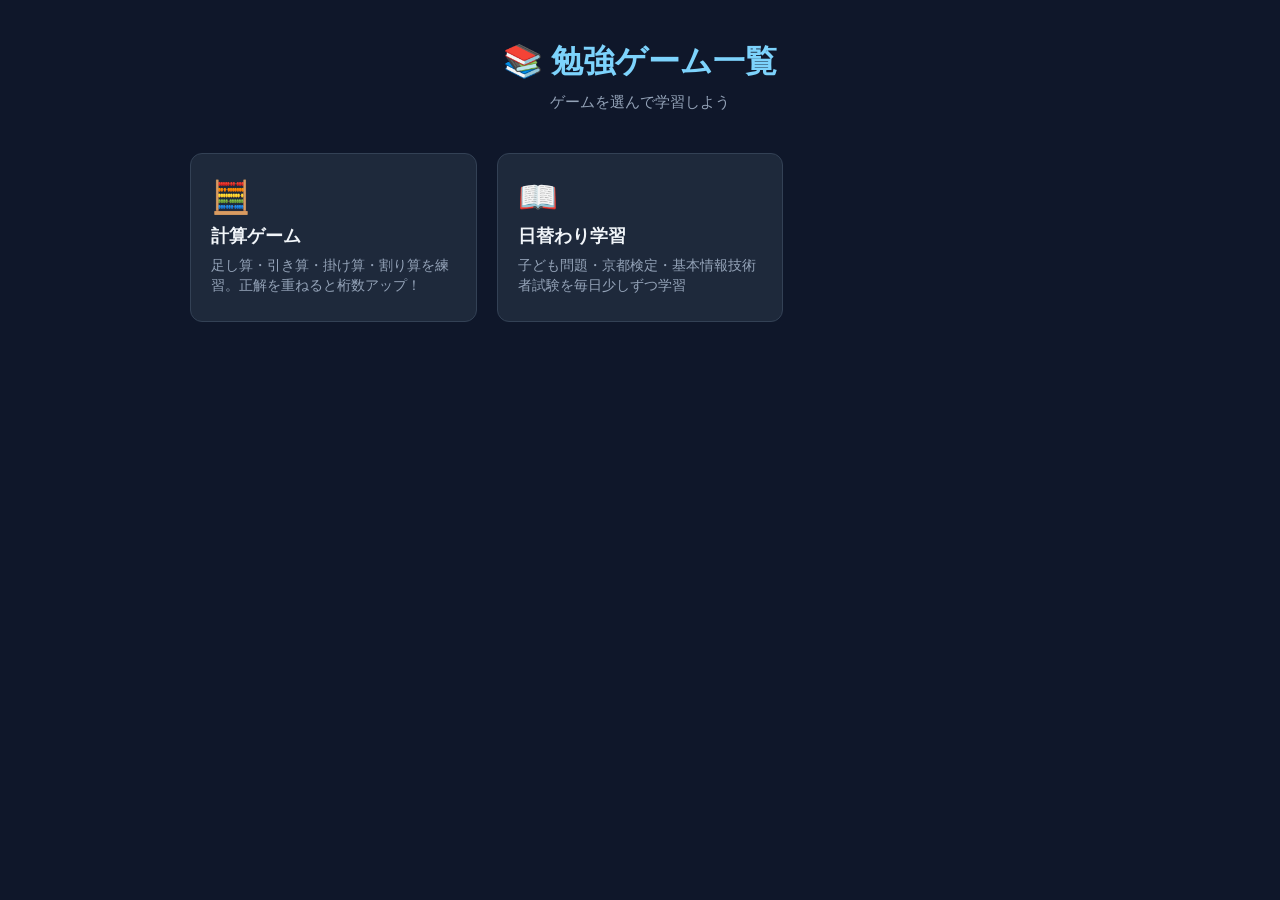
<file: index.html>
<!DOCTYPE html>
<html lang="ja">
<head>
  <meta charset="UTF-8" />
  <meta name="viewport" content="width=device-width, initial-scale=1.0" />
  <title>勉強ゲーム一覧</title>
  <style>
    * { box-sizing: border-box; margin: 0; padding: 0; }

    body {
      font-family: 'Segoe UI', 'Hiragino Sans', sans-serif;
      background: #0f172a;
      color: #e2e8f0;
      min-height: 100vh;
      padding: 40px 20px;
    }

    h1 {
      text-align: center;
      font-size: 2rem;
      margin-bottom: 8px;
      color: #7dd3fc;
    }

    .subtitle {
      text-align: center;
      color: #94a3b8;
      margin-bottom: 40px;
      font-size: 0.95rem;
    }

    .grid {
      display: grid;
      grid-template-columns: repeat(auto-fill, minmax(220px, 1fr));
      gap: 20px;
      max-width: 900px;
      margin: 0 auto;
    }

    .card {
      background: #1e293b;
      border: 1px solid #334155;
      border-radius: 12px;
      padding: 24px 20px;
      text-decoration: none;
      color: inherit;
      transition: transform 0.15s, border-color 0.15s, box-shadow 0.15s;
      display: flex;
      flex-direction: column;
      gap: 8px;
    }

    .card:hover {
      transform: translateY(-3px);
      border-color: #7dd3fc;
      box-shadow: 0 8px 24px rgba(125, 211, 252, 0.12);
    }

    .card-icon { font-size: 2rem; }
    .card-title { font-size: 1.1rem; font-weight: 600; color: #f1f5f9; }
    .card-desc  { font-size: 0.85rem; color: #94a3b8; line-height: 1.5; }

    .empty {
      text-align: center;
      color: #475569;
      margin-top: 60px;
      font-size: 1rem;
    }
  </style>
</head>
<body>
  <h1>📚 勉強ゲーム一覧</h1>
  <p class="subtitle">ゲームを選んで学習しよう</p>

  <div class="grid" id="game-grid">
    <!-- ゲームカードはここに追加される -->
  </div>

  <p class="empty" id="empty-msg">まだゲームがありません。</p>

  <script>
    const games = [
      {
        path: "./math-quiz/index.html",
        icon: "🧮",
        title: "計算ゲーム",
        desc: "足し算・引き算・掛け算・割り算を練習。正解を重ねると桁数アップ！"
      },
      {
        path: "./daily-quiz/index.html",
        icon: "📖",
        title: "日替わり学習",
        desc: "子ども問題・京都検定・基本情報技術者試験を毎日少しずつ学習"
      },
    ];

    const grid = document.getElementById('game-grid');
    const emptyMsg = document.getElementById('empty-msg');

    if (games.length > 0) {
      emptyMsg.style.display = 'none';
      games.forEach(g => {
        const a = document.createElement('a');
        a.className = 'card';
        a.href = g.path;
        a.innerHTML = `
          <span class="card-icon">${g.icon}</span>
          <span class="card-title">${g.title}</span>
          <span class="card-desc">${g.desc}</span>
        `;
        grid.appendChild(a);
      });
    }
  </script>
</body>
</html>
</file>
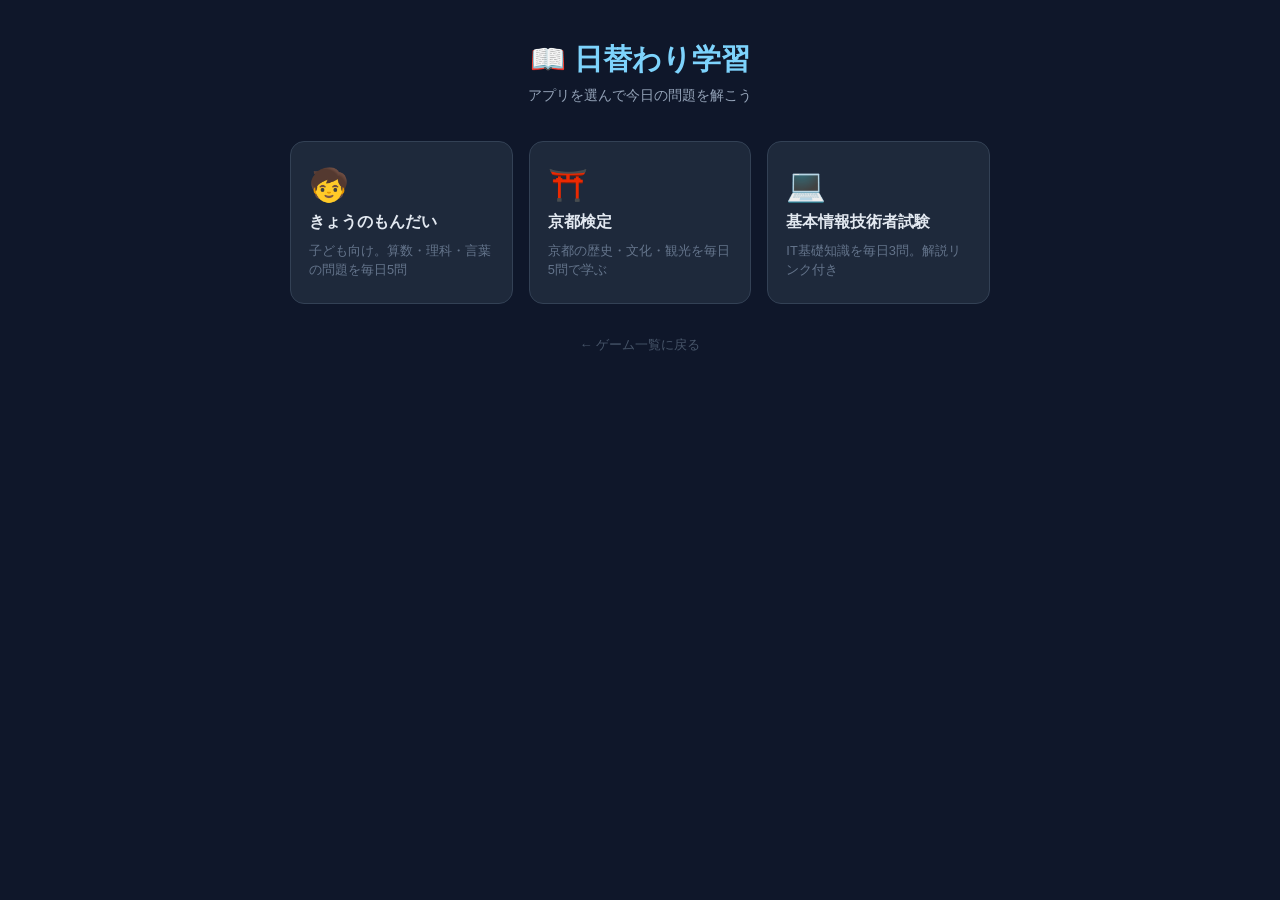
<file: daily-quiz/index.html>
<!DOCTYPE html>
<html lang="ja">
<head>
  <meta charset="UTF-8" />
  <meta name="viewport" content="width=device-width, initial-scale=1.0" />
  <title>日替わり学習</title>
  <style>
    * { box-sizing: border-box; margin: 0; padding: 0; }
    body {
      font-family: 'Hiragino Sans', 'Segoe UI', sans-serif;
      background: #0f172a;
      color: #e2e8f0;
      min-height: 100vh;
      padding: 40px 20px;
    }
    h1  { text-align: center; font-size: 1.8rem; color: #7dd3fc; margin-bottom: 6px; }
    .sub { text-align: center; color: #94a3b8; font-size: 0.88rem; margin-bottom: 36px; }
    .grid {
      display: grid;
      grid-template-columns: repeat(auto-fill, minmax(200px, 1fr));
      gap: 16px;
      max-width: 700px;
      margin: 0 auto;
    }
    .card {
      background: #1e293b;
      border: 1px solid #334155;
      border-radius: 14px;
      padding: 24px 18px;
      text-decoration: none;
      color: inherit;
      display: flex;
      flex-direction: column;
      gap: 8px;
      transition: all 0.15s;
    }
    .card:hover { border-color: #7dd3fc; transform: translateY(-2px); box-shadow: 0 6px 20px rgba(125,211,252,0.1); }
    .card-icon  { font-size: 2rem; }
    .card-title { font-size: 1rem; font-weight: 700; }
    .card-desc  { font-size: 0.8rem; color: #64748b; line-height: 1.5; }
    .back { display: block; text-align: center; margin-top: 32px; color: #475569; text-decoration: none; font-size: 0.82rem; }
    .back:hover { color: #94a3b8; }
  </style>
</head>
<body>
  <h1>📖 日替わり学習</h1>
  <p class="sub">アプリを選んで今日の問題を解こう</p>
  <div class="grid">
    <a class="card" href="./kids/index.html">
      <span class="card-icon">🧒</span>
      <span class="card-title">きょうのもんだい</span>
      <span class="card-desc">子ども向け。算数・理科・言葉の問題を毎日5問</span>
    </a>
    <a class="card" href="./kyoto/index.html">
      <span class="card-icon">⛩️</span>
      <span class="card-title">京都検定</span>
      <span class="card-desc">京都の歴史・文化・観光を毎日5問で学ぶ</span>
    </a>
    <a class="card" href="./fe/index.html">
      <span class="card-icon">💻</span>
      <span class="card-title">基本情報技術者試験</span>
      <span class="card-desc">IT基礎知識を毎日3問。解説リンク付き</span>
    </a>
  </div>
  <a class="back" href="../index.html">← ゲーム一覧に戻る</a>
</body>
</html>
</file>
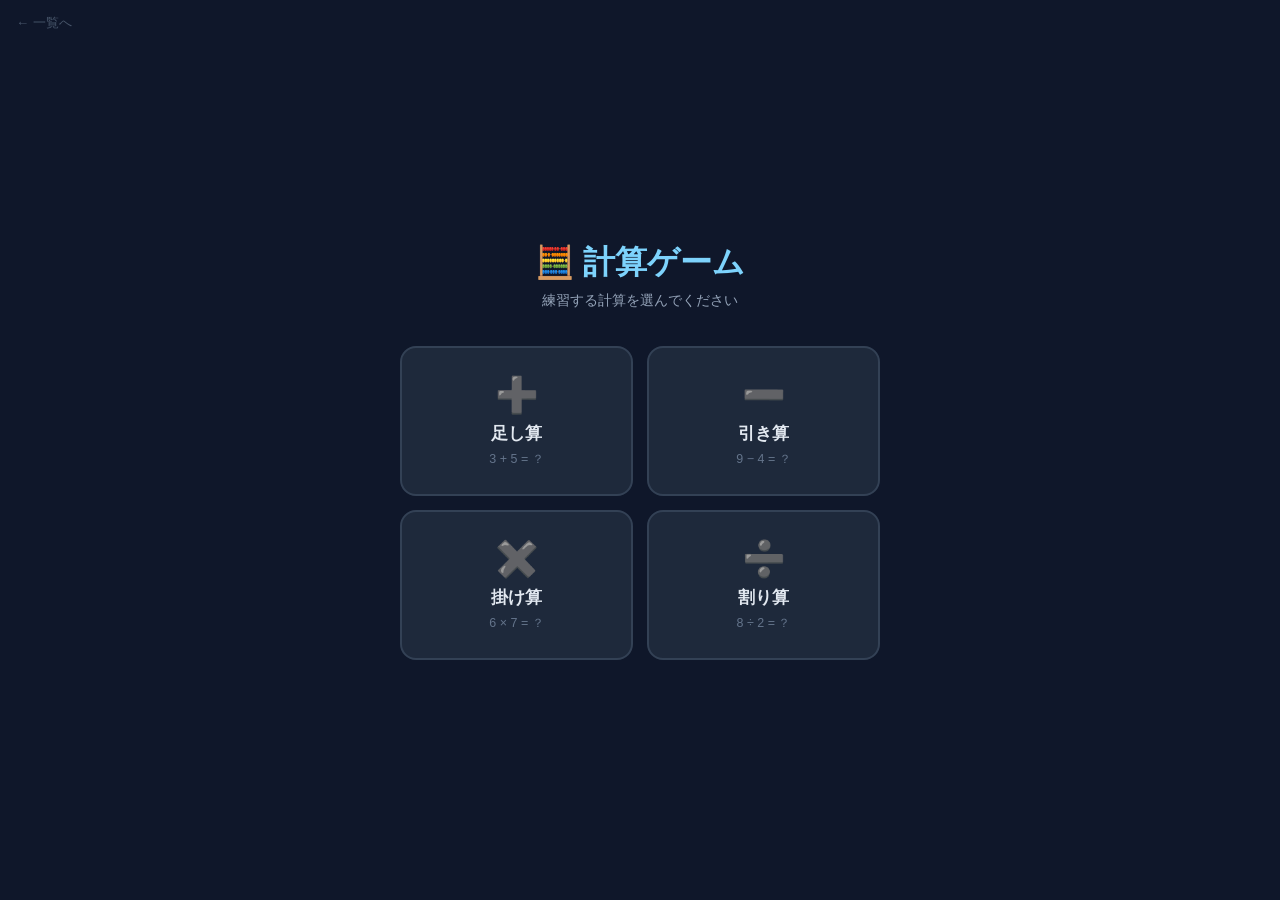
<file: math-quiz/index.html>
<!DOCTYPE html>
<html lang="ja">
<head>
  <meta charset="UTF-8" />
  <meta name="viewport" content="width=device-width, initial-scale=1.0" />
  <title>計算ゲーム</title>
  <style>
    * { box-sizing: border-box; margin: 0; padding: 0; }

    body {
      font-family: 'Segoe UI', 'Hiragino Sans', sans-serif;
      background: #0f172a;
      color: #e2e8f0;
      min-height: 100vh;
      display: flex;
      align-items: center;
      justify-content: center;
      padding: 20px;
    }

    .screen { display: none; flex-direction: column; align-items: center; width: 100%; max-width: 480px; }
    .screen.active { display: flex; }

    /* ---------- SELECT ---------- */
    .select-title { font-size: 2rem; font-weight: 700; color: #7dd3fc; margin-bottom: 6px; }
    .select-sub   { color: #94a3b8; font-size: 0.9rem; margin-bottom: 36px; }

    .op-grid { display: grid; grid-template-columns: 1fr 1fr; gap: 14px; width: 100%; }

    .op-btn {
      background: #1e293b;
      border: 2px solid #334155;
      border-radius: 16px;
      padding: 26px 16px;
      cursor: pointer;
      color: inherit;
      text-align: center;
      display: flex;
      flex-direction: column;
      align-items: center;
      gap: 6px;
      transition: all 0.15s;
    }
    .op-btn:hover { border-color: #7dd3fc; transform: translateY(-2px); box-shadow: 0 6px 20px rgba(125,211,252,0.12); }
    .op-icon    { font-size: 2.2rem; }
    .op-name    { font-size: 1.05rem; font-weight: 600; }
    .op-example { font-size: 0.78rem; color: #64748b; }

    /* ---------- GAME ---------- */
    .game-header {
      width: 100%;
      display: flex;
      justify-content: space-between;
      align-items: center;
      margin-bottom: 14px;
    }
    .game-op-name { font-size: 0.85rem; color: #94a3b8; }
    .level-badge  { background: #0c2a4a; color: #7dd3fc; padding: 4px 12px; border-radius: 20px; font-size: 0.82rem; font-weight: 700; }
    .lives        { font-size: 1.1rem; letter-spacing: 1px; }

    .timer-wrap { width: 100%; height: 8px; background: #1e293b; border-radius: 4px; overflow: hidden; margin-bottom: 6px; }
    .timer-bar  { height: 100%; width: 100%; border-radius: 4px; background: #22c55e; transition: background 0.4s; }
    .timer-bar.warn   { background: #f59e0b; }
    .timer-bar.danger { background: #ef4444; }
    .timer-text { width: 100%; text-align: right; font-size: 0.78rem; color: #475569; margin-bottom: 20px; }

    .question-card {
      background: #1e293b;
      border: 2px solid #334155;
      border-radius: 20px;
      padding: 36px 28px;
      width: 100%;
      text-align: center;
      margin-bottom: 20px;
      min-height: 130px;
      display: flex;
      flex-direction: column;
      align-items: center;
      justify-content: center;
      gap: 8px;
      transition: border-color 0.2s;
    }
    .question-card.correct { border-color: #22c55e; animation: flash-green 0.4s; }
    .question-card.wrong   { border-color: #ef4444; animation: flash-red   0.4s; }

    @keyframes flash-green {
      0%  { background: #1e293b; }
      40% { background: #052e16; }
      100%{ background: #1e293b; }
    }
    @keyframes flash-red {
      0%  { background: #1e293b; }
      40% { background: #3b0a0a; }
      100%{ background: #1e293b; }
    }

    .question-text { font-size: 2.2rem; font-weight: 700; letter-spacing: 2px; line-height: 1.2; }
    .question-sub  { font-size: 0.85rem; color: #64748b; min-height: 1.2em; }

    .answer-wrap { width: 100%; display: flex; gap: 10px; margin-bottom: 14px; }

    .answer-input {
      flex: 1;
      background: #1e293b;
      border: 2px solid #334155;
      border-radius: 12px;
      padding: 13px 16px;
      font-size: 1.3rem;
      color: #f1f5f9;
      outline: none;
      text-align: center;
      transition: border-color 0.15s;
      -moz-appearance: textfield;
    }
    .answer-input::-webkit-outer-spin-button,
    .answer-input::-webkit-inner-spin-button { -webkit-appearance: none; margin: 0; }
    .answer-input:focus { border-color: #7dd3fc; }
    .answer-input:disabled { opacity: 0.4; }

    .submit-btn {
      background: #0284c7;
      border: none;
      border-radius: 12px;
      padding: 13px 22px;
      font-size: 0.95rem;
      font-weight: 700;
      color: white;
      cursor: pointer;
      transition: background 0.15s, transform 0.1s;
    }
    .submit-btn:hover   { background: #0369a1; }
    .submit-btn:active  { transform: scale(0.96); }
    .submit-btn:disabled { opacity: 0.4; cursor: default; }

    .bottom-row { width: 100%; display: flex; justify-content: space-between; font-size: 0.82rem; color: #64748b; margin-bottom: 10px; }
    .score-val  { color: #fbbf24; font-weight: 700; }

    .level-prog-wrap  { width: 100%; }
    .level-prog-label { display: flex; justify-content: space-between; font-size: 0.72rem; color: #475569; margin-bottom: 4px; }
    .level-prog-bg    { width: 100%; height: 5px; background: #1e293b; border-radius: 3px; overflow: hidden; }
    .level-prog-bar   { height: 100%; background: #38bdf8; border-radius: 3px; transition: width 0.35s ease; }

    /* ---------- RESULT ---------- */
    .result-icon  { font-size: 3.5rem; margin-bottom: 10px; }
    .result-title { font-size: 1.7rem; font-weight: 700; margin-bottom: 6px; }
    .result-score { font-size: 3rem; font-weight: 800; color: #fbbf24; margin-bottom: 28px; }

    .result-stats {
      background: #1e293b;
      border: 1px solid #334155;
      border-radius: 14px;
      padding: 18px 22px;
      width: 100%;
      margin-bottom: 24px;
    }
    .stat-row { display: flex; justify-content: space-between; padding: 8px 0; font-size: 0.88rem; border-bottom: 1px solid #0f172a; }
    .stat-row:last-child { border-bottom: none; }
    .stat-val { font-weight: 600; color: #7dd3fc; }

    .result-btns { width: 100%; display: flex; flex-direction: column; gap: 10px; }
    .btn-primary {
      background: #0284c7; border: none; border-radius: 12px;
      padding: 13px; font-size: 0.95rem; font-weight: 700;
      color: white; cursor: pointer; transition: background 0.15s;
    }
    .btn-primary:hover { background: #0369a1; }
    .btn-secondary {
      background: transparent; border: 2px solid #334155;
      border-radius: 12px; padding: 11px; font-size: 0.9rem;
      color: #94a3b8; cursor: pointer; transition: all 0.15s;
    }
    .btn-secondary:hover { border-color: #7dd3fc; color: #7dd3fc; }

    .back-link {
      position: fixed; top: 14px; left: 16px;
      color: #475569; text-decoration: none; font-size: 0.82rem;
      transition: color 0.15s;
    }
    .back-link:hover { color: #94a3b8; }
  </style>
</head>
<body>

<a class="back-link" href="../index.html">← 一覧へ</a>

<!-- ===== SELECT ===== -->
<div class="screen active" id="screen-select">
  <div class="select-title">🧮 計算ゲーム</div>
  <p class="select-sub">練習する計算を選んでください</p>
  <div class="op-grid">
    <button class="op-btn" onclick="startGame('+')">
      <span class="op-icon">➕</span>
      <span class="op-name">足し算</span>
      <span class="op-example">3 + 5 = ？</span>
    </button>
    <button class="op-btn" onclick="startGame('-')">
      <span class="op-icon">➖</span>
      <span class="op-name">引き算</span>
      <span class="op-example">9 − 4 = ？</span>
    </button>
    <button class="op-btn" onclick="startGame('×')">
      <span class="op-icon">✖️</span>
      <span class="op-name">掛け算</span>
      <span class="op-example">6 × 7 = ？</span>
    </button>
    <button class="op-btn" onclick="startGame('÷')">
      <span class="op-icon">➗</span>
      <span class="op-name">割り算</span>
      <span class="op-example">8 ÷ 2 = ？</span>
    </button>
  </div>
</div>

<!-- ===== GAME ===== -->
<div class="screen" id="screen-game">
  <div class="game-header">
    <span class="game-op-name" id="game-op-name"></span>
    <span class="level-badge" id="level-badge">Lv.1（1桁）</span>
    <span class="lives" id="lives-display">❤️❤️❤️</span>
  </div>

  <div class="timer-wrap"><div class="timer-bar" id="timer-bar"></div></div>
  <div class="timer-text" id="timer-text">10.0 秒</div>

  <div class="question-card" id="question-card">
    <div class="question-text" id="question-text"></div>
    <div class="question-sub"  id="question-sub"></div>
  </div>

  <div class="answer-wrap">
    <input class="answer-input" id="answer-input"
      type="number" inputmode="numeric" placeholder="？" autocomplete="off" />
    <button class="submit-btn" id="submit-btn" onclick="submitAnswer()">決定</button>
  </div>

  <div class="bottom-row">
    <span>スコア: <span class="score-val" id="score-display">0</span> pt</span>
    <span>正解: <span class="score-val" id="correct-display">0</span> 問</span>
  </div>

  <div class="level-prog-wrap">
    <div class="level-prog-label">
      <span>次のレベルまで</span>
      <span id="level-prog-count">0 / 5</span>
    </div>
    <div class="level-prog-bg">
      <div class="level-prog-bar" id="level-prog-bar" style="width:0%"></div>
    </div>
  </div>
</div>

<!-- ===== RESULT ===== -->
<div class="screen" id="screen-result">
  <div class="result-icon">🏁</div>
  <div class="result-title">ゲームオーバー</div>
  <div class="result-score" id="final-score">0 pt</div>

  <div class="result-stats">
    <div class="stat-row"><span>計算の種類</span><span class="stat-val" id="stat-op">-</span></div>
    <div class="stat-row"><span>最高レベル</span><span class="stat-val" id="stat-max-level">-</span></div>
    <div class="stat-row"><span>正解 / 問題数</span><span class="stat-val" id="stat-correct">-</span></div>
    <div class="stat-row"><span>正解率</span><span class="stat-val" id="stat-rate">-</span></div>
  </div>

  <div class="result-btns">
    <button class="btn-primary"   id="retry-btn"  onclick="retryGame()">もう一度（同じ計算）</button>
    <button class="btn-secondary"                 onclick="goToSelect()">計算の種類を変える</button>
  </div>
</div>

<script>
  /* ── CONFIG ── */
  const CORRECT_TO_ADVANCE = 5;
  const BASE_TIME          = 10;  // 秒 (Lv.1)
  const TIME_PER_LEVEL     = 3;   // 桁が増えるごとに +3 秒
  const INITIAL_LIVES      = 3;
  const OP_NAMES = { '+': '足し算', '-': '引き算', '×': '掛け算', '÷': '割り算' };

  /* ── STATE ── */
  let state = {};
  let timerInterval = null;

  /* ── UTIL ── */
  const randInt = (min, max) => Math.floor(Math.random() * (max - min + 1)) + min;

  function getRange(level) {
    return {
      min: level === 1 ? 1 : Math.pow(10, level - 1),
      max: Math.pow(10, level) - 1,
    };
  }

  const getTimeLimit = (level) => BASE_TIME + (level - 1) * TIME_PER_LEVEL;

  function generateQuestion(op, level) {
    const { min, max } = getRange(level);
    let a, b, answer, display;

    if (op === '+') {
      a = randInt(min, max); b = randInt(min, max);
      answer = a + b;
      display = `${a} + ${b}`;

    } else if (op === '-') {
      do {
        a = randInt(min, max); b = randInt(min, max);
        if (a < b) { let t = a; a = b; b = t; }
      } while (a === b);
      answer = a - b;
      display = `${a} − ${b}`;

    } else if (op === '×') {
      a = randInt(min, max); b = randInt(1, 9);
      answer = a * b;
      display = `${a} × ${b}`;

    } else {
      answer = randInt(min, max); b = randInt(1, 9);
      a = answer * b;
      display = `${a} ÷ ${b}`;
    }

    return { display, answer };
  }

  /* ── SCREENS ── */
  function showScreen(id) {
    document.querySelectorAll('.screen').forEach(s => s.classList.remove('active'));
    document.getElementById(id).classList.add('active');
  }

  /* ── GAME FLOW ── */
  function startGame(op) {
    clearInterval(timerInterval);
    state = {
      op, level: 1, correctInLevel: 0,
      lives: INITIAL_LIVES, score: 0,
      totalQuestions: 0, totalCorrect: 0, maxLevel: 1,
      timeLeft: BASE_TIME, timeLimitForQuestion: BASE_TIME,
      question: null, answering: false,
    };
    document.getElementById('game-op-name').textContent = OP_NAMES[op];
    showScreen('screen-game');
    nextQuestion();
  }

  function nextQuestion() {
    state.answering = true;
    state.timeLimitForQuestion = getTimeLimit(state.level);
    state.timeLeft  = state.timeLimitForQuestion;
    state.question  = generateQuestion(state.op, state.level);
    state.totalQuestions++;

    document.getElementById('question-card').className = 'question-card';
    document.getElementById('question-text').textContent = state.question.display + ' = ？';
    document.getElementById('question-sub').textContent  = '';
    const inp = document.getElementById('answer-input');
    inp.value = ''; inp.disabled = false;
    document.getElementById('submit-btn').disabled = false;
    inp.focus();

    updateHUD();
    startTimer();
  }

  function startTimer() {
    clearInterval(timerInterval);
    const t0 = Date.now();
    const totalMs = state.timeLimitForQuestion * 1000;

    timerInterval = setInterval(() => {
      const rem = Math.max(0, totalMs - (Date.now() - t0));
      state.timeLeft = rem / 1000;
      renderTimer();
      if (rem <= 0) {
        clearInterval(timerInterval);
        if (state.answering) timeUp();
      }
    }, 50);
  }

  function renderTimer() {
    const pct = (state.timeLeft / state.timeLimitForQuestion) * 100;
    const bar = document.getElementById('timer-bar');
    bar.style.width = pct + '%';
    bar.className   = pct > 50 ? 'timer-bar' : pct > 25 ? 'timer-bar warn' : 'timer-bar danger';
    document.getElementById('timer-text').textContent = state.timeLeft.toFixed(1) + ' 秒';
  }

  /* ── ANSWER ── */
  function submitAnswer() {
    if (!state.answering) return;
    const raw = document.getElementById('answer-input').value.trim();
    if (!raw) return;
    const val = parseInt(raw, 10);
    if (isNaN(val)) return;

    clearInterval(timerInterval);
    state.answering = false;
    document.getElementById('answer-input').disabled = true;
    document.getElementById('submit-btn').disabled   = true;

    val === state.question.answer ? handleCorrect() : handleWrong();
  }

  function timeUp() {
    state.answering = false;
    document.getElementById('answer-input').disabled = true;
    document.getElementById('submit-btn').disabled   = true;
    setCardClass('wrong');
    document.getElementById('question-sub').textContent =
      `⏱ 時間切れ！  答え: ${state.question.answer}`;
    loseLife();
  }

  function handleCorrect() {
    const timeBonus  = Math.round(state.timeLeft);
    const basePoints = state.level * 10;
    const points     = basePoints + timeBonus;
    state.score        += points;
    state.totalCorrect++;
    state.correctInLevel++;

    setCardClass('correct');
    document.getElementById('question-sub').textContent =
      `+${points} pt（ベース ${basePoints} + 時間ボーナス ${timeBonus}）`;

    const leveledUp = state.correctInLevel >= CORRECT_TO_ADVANCE;
    if (leveledUp) {
      state.level++;
      state.correctInLevel = 0;
      if (state.level > state.maxLevel) state.maxLevel = state.level;
      updateHUD();
      setTimeout(() => {
        setCardClass('correct');
        document.getElementById('question-text').textContent = '🎉 レベルアップ！';
        document.getElementById('question-sub').textContent  = `${state.level} 桁の問題に挑戦！`;
      }, 500);
      setTimeout(nextQuestion, 1500);
    } else {
      updateHUD();
      setTimeout(nextQuestion, 900);
    }
  }

  function handleWrong() {
    setCardClass('wrong');
    document.getElementById('question-sub').textContent =
      `✕ 不正解　答え: ${state.question.answer}`;
    loseLife();
  }

  function loseLife() {
    state.lives--;
    updateHUD();
    if (state.lives <= 0) setTimeout(showResult, 1100);
    else                   setTimeout(nextQuestion, 1100);
  }

  function setCardClass(cls) {
    document.getElementById('question-card').className = 'question-card ' + cls;
  }

  /* ── HUD ── */
  function updateHUD() {
    const alive = Math.max(0, state.lives);
    document.getElementById('lives-display').textContent =
      '❤️'.repeat(alive) + '🖤'.repeat(INITIAL_LIVES - alive);
    document.getElementById('level-badge').textContent =
      `Lv.${state.level}（${state.level}桁）`;
    document.getElementById('score-display').textContent   = state.score.toLocaleString();
    document.getElementById('correct-display').textContent = state.totalCorrect;

    const pct = (state.correctInLevel / CORRECT_TO_ADVANCE) * 100;
    document.getElementById('level-prog-bar').style.width = pct + '%';
    document.getElementById('level-prog-count').textContent =
      `${state.correctInLevel} / ${CORRECT_TO_ADVANCE}`;
  }

  /* ── RESULT ── */
  function showResult() {
    clearInterval(timerInterval);
    const rate = state.totalQuestions > 0
      ? Math.round((state.totalCorrect / state.totalQuestions) * 100) : 0;

    document.getElementById('final-score').textContent    = state.score.toLocaleString() + ' pt';
    document.getElementById('stat-op').textContent        = OP_NAMES[state.op];
    document.getElementById('stat-max-level').textContent = `${state.maxLevel} 桁`;
    document.getElementById('stat-correct').textContent   = `${state.totalCorrect} / ${state.totalQuestions} 問`;
    document.getElementById('stat-rate').textContent      = `${rate}%`;
    document.getElementById('retry-btn').textContent      = `もう一度（${OP_NAMES[state.op]}）`;
    showScreen('screen-result');
  }

  function retryGame()  { startGame(state.op); }
  function goToSelect() { clearInterval(timerInterval); showScreen('screen-select'); }

  /* ── ENTER KEY ── */
  document.getElementById('answer-input').addEventListener('keydown', e => {
    if (e.key === 'Enter') submitAnswer();
  });
</script>
</body>
</html>
</file>
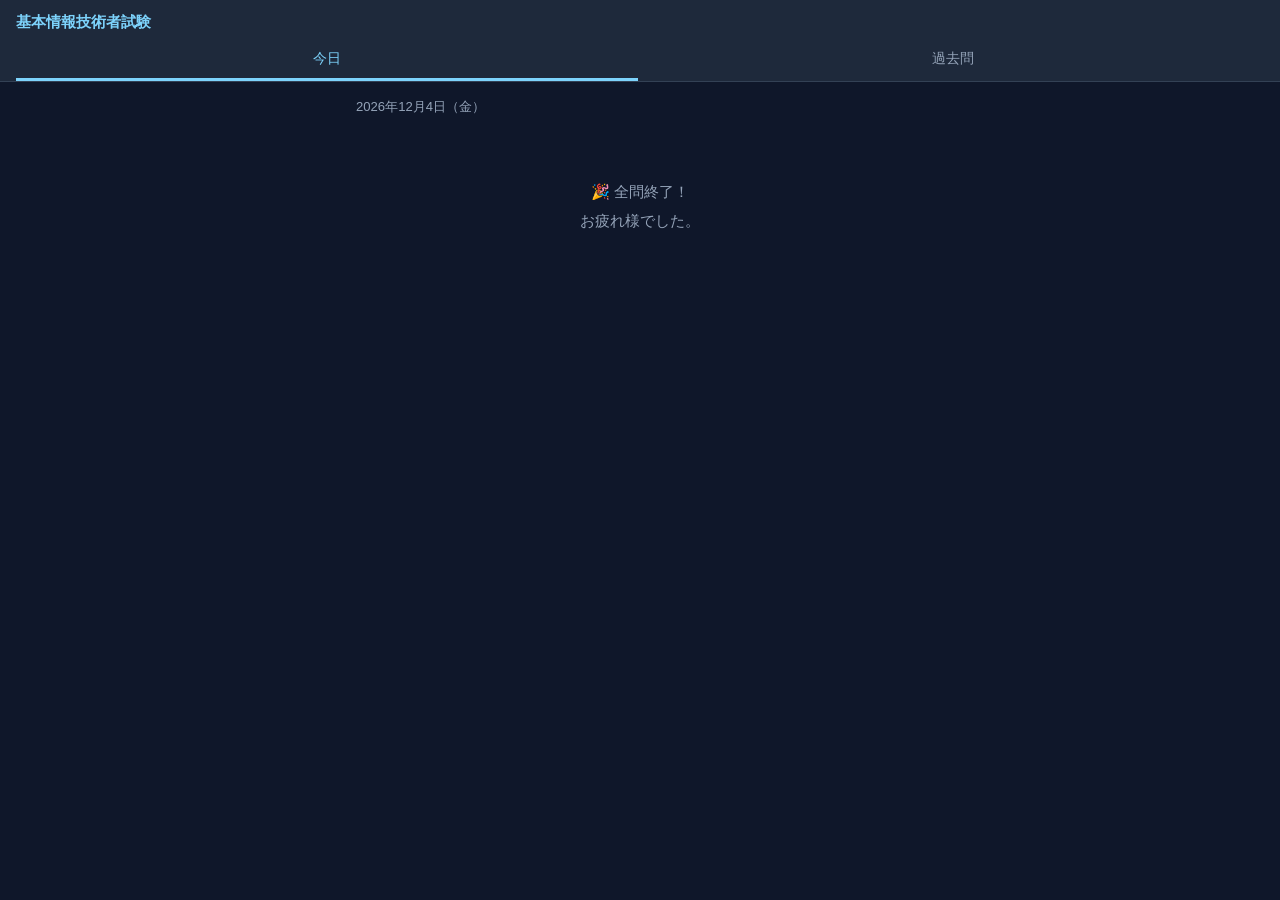
<file: daily-quiz/fe/index.html>
<!DOCTYPE html>
<html lang="ja">
<head>
  <meta charset="UTF-8" />
  <meta name="viewport" content="width=device-width, initial-scale=1.0" />
  <title>読み込み中...</title>
  <link rel="stylesheet" href="../assets/style.css" />
</head>
<body>
  <header>
    <div class="app-title" id="app-title">読み込み中...</div>
    <nav class="nav">
      <button class="nav-btn active" data-screen="today" onclick="showToday()">今日</button>
      <button class="nav-btn" data-screen="past"  onclick="showPast()">過去問</button>
    </nav>
  </header>

  <main>
    <div id="screen-today" class="screen active">
      <div class="today-date" id="today-date"></div>
      <div id="today-content"></div>
    </div>

    <div id="screen-quiz" class="screen">
      <div class="quiz-meta">
        <span class="quiz-num" id="quiz-num"></span>
        <div class="progress-bar"><div class="progress-fill" id="progress-fill" style="width:0%"></div></div>
      </div>
      <div class="question-text" id="question-text"></div>
      <div class="choices" id="choices"></div>
      <div class="explanation" id="explanation" style="display:none"></div>
      <button class="btn-next" id="btn-next" onclick="nextQuestion()" style="display:none"></button>
    </div>

    <div id="screen-result" class="screen">
      <div id="result-content"></div>
    </div>

    <div id="screen-past" class="screen">
      <div id="past-content"></div>
    </div>
  </main>

  <script src="../assets/app.js"></script>
  <script>initApp('fe');</script>
</body>
</html>
</file>
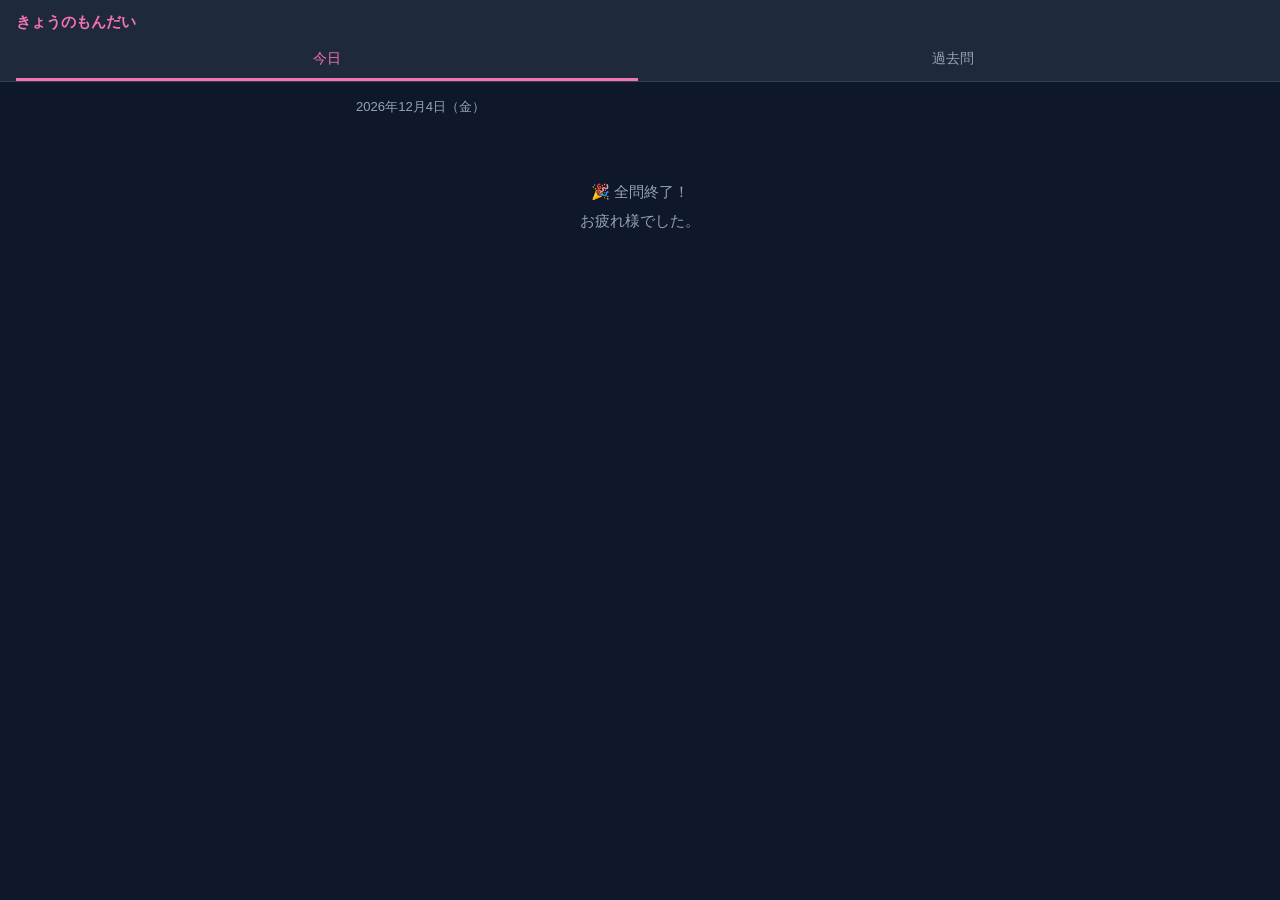
<file: daily-quiz/kids/index.html>
<!DOCTYPE html>
<html lang="ja">
<head>
  <meta charset="UTF-8" />
  <meta name="viewport" content="width=device-width, initial-scale=1.0" />
  <title>読み込み中...</title>
  <link rel="stylesheet" href="../assets/style.css" />
</head>
<body data-theme="kids">
  <header>
    <div class="app-title" id="app-title">読み込み中...</div>
    <nav class="nav">
      <button class="nav-btn active" data-screen="today" onclick="showToday()">今日</button>
      <button class="nav-btn" data-screen="past"  onclick="showPast()">過去問</button>
    </nav>
  </header>

  <main>
    <div id="screen-today" class="screen active">
      <div class="today-date" id="today-date"></div>
      <div id="today-content"></div>
    </div>

    <div id="screen-quiz" class="screen">
      <div class="quiz-meta">
        <span class="quiz-num" id="quiz-num"></span>
        <div class="progress-bar"><div class="progress-fill" id="progress-fill" style="width:0%"></div></div>
      </div>
      <div class="question-text" id="question-text"></div>
      <div class="choices" id="choices"></div>
      <div class="explanation" id="explanation" style="display:none"></div>
      <button class="btn-next" id="btn-next" onclick="nextQuestion()" style="display:none"></button>
    </div>

    <div id="screen-result" class="screen">
      <div id="result-content"></div>
    </div>

    <div id="screen-past" class="screen">
      <div id="past-content"></div>
    </div>
  </main>

  <script src="../assets/app.js"></script>
  <script>initApp('kids');</script>
</body>
</html>
</file>
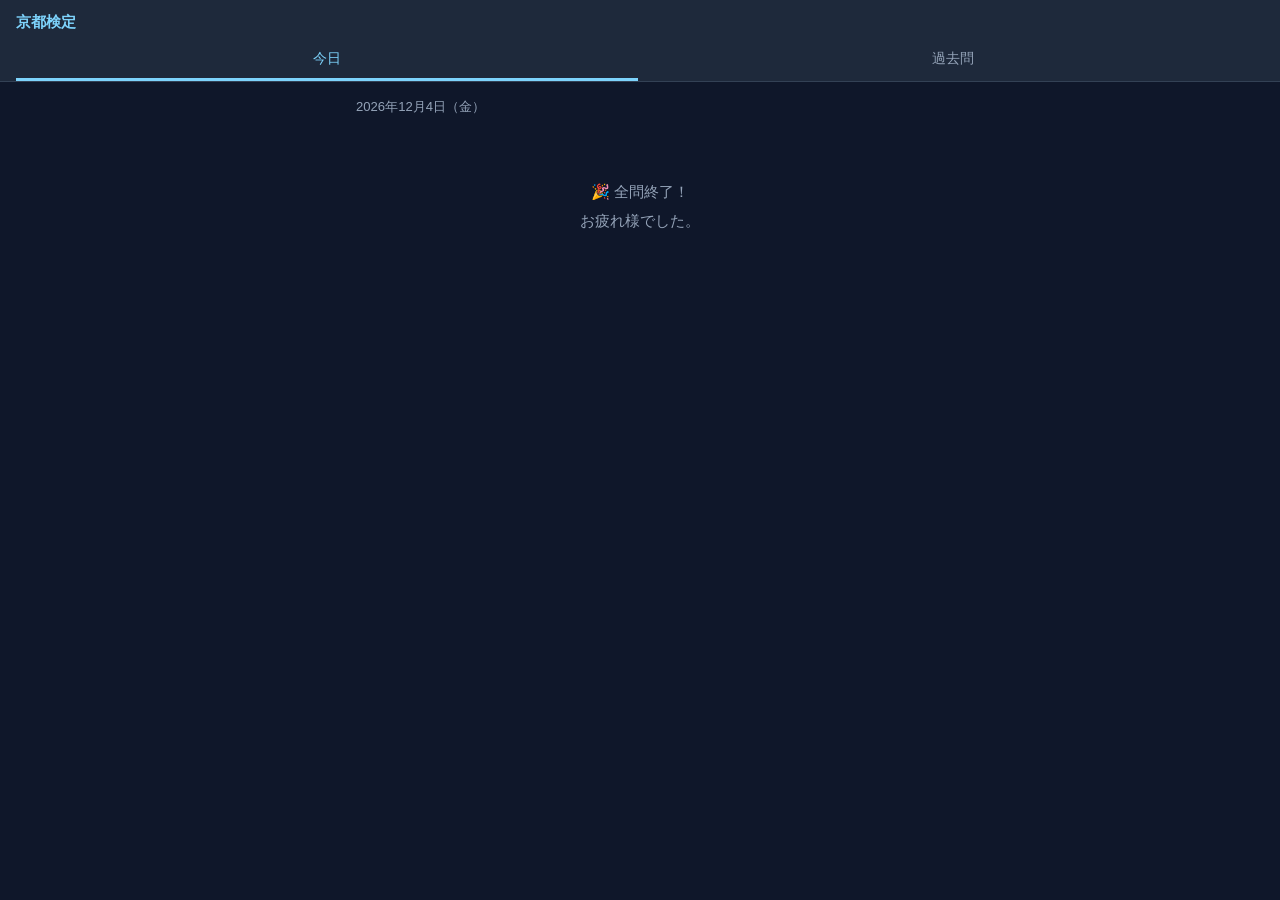
<file: daily-quiz/kyoto/index.html>
<!DOCTYPE html>
<html lang="ja">
<head>
  <meta charset="UTF-8" />
  <meta name="viewport" content="width=device-width, initial-scale=1.0" />
  <title>読み込み中...</title>
  <link rel="stylesheet" href="../assets/style.css" />
</head>
<body>
  <header>
    <div class="app-title" id="app-title">読み込み中...</div>
    <nav class="nav">
      <button class="nav-btn active" data-screen="today" onclick="showToday()">今日</button>
      <button class="nav-btn" data-screen="past"  onclick="showPast()">過去問</button>
    </nav>
  </header>

  <main>
    <div id="screen-today" class="screen active">
      <div class="today-date" id="today-date"></div>
      <div id="today-content"></div>
    </div>

    <div id="screen-quiz" class="screen">
      <div class="quiz-meta">
        <span class="quiz-num" id="quiz-num"></span>
        <div class="progress-bar"><div class="progress-fill" id="progress-fill" style="width:0%"></div></div>
      </div>
      <div class="question-text" id="question-text"></div>
      <div class="choices" id="choices"></div>
      <div class="explanation" id="explanation" style="display:none"></div>
      <button class="btn-next" id="btn-next" onclick="nextQuestion()" style="display:none"></button>
    </div>

    <div id="screen-result" class="screen">
      <div id="result-content"></div>
    </div>

    <div id="screen-past" class="screen">
      <div id="past-content"></div>
    </div>
  </main>

  <script src="../assets/app.js"></script>
  <script>initApp('kyoto');</script>
</body>
</html>
</file>
<file: daily-quiz/assets/style.css>
:root {
  --bg:        #0f172a;
  --bg-card:   #1e293b;
  --border:    #334155;
  --text:      #e2e8f0;
  --muted:     #94a3b8;
  --accent:    #7dd3fc;
  --correct:   #22c55e;
  --wrong:     #ef4444;
  --base-size: 1rem;
}

[data-theme="kids"] {
  --accent:    #f472b6;
  --base-size: 1.1rem;
}

* { box-sizing: border-box; margin: 0; padding: 0; }

body {
  font-family: 'Hiragino Sans', 'Hiragino Kaku Gothic ProN', 'Segoe UI', sans-serif;
  background: var(--bg);
  color: var(--text);
  font-size: var(--base-size);
  min-height: 100vh;
}

/* ── Header ── */
header {
  background: var(--bg-card);
  border-bottom: 1px solid var(--border);
  padding: 12px 16px 0;
  position: sticky;
  top: 0;
  z-index: 10;
}

.app-title {
  font-size: 0.95rem;
  font-weight: 700;
  color: var(--accent);
  margin-bottom: 8px;
}

.nav { display: flex; gap: 4px; }

.nav-btn {
  flex: 1;
  background: none;
  border: none;
  border-bottom: 3px solid transparent;
  color: var(--muted);
  font-size: 0.88rem;
  padding: 8px 0 10px;
  cursor: pointer;
  transition: all 0.15s;
  font-family: inherit;
}
.nav-btn.active { color: var(--accent); border-bottom-color: var(--accent); }

/* ── Main ── */
main {
  padding: 16px;
  max-width: 600px;
  margin: 0 auto;
}

.screen { display: none; }
.screen.active { display: block; }

/* ── Common components ── */
.btn-primary {
  display: block;
  width: 100%;
  background: var(--accent);
  color: #0f172a;
  border: none;
  border-radius: 12px;
  padding: 16px;
  font-size: 1rem;
  font-weight: 700;
  cursor: pointer;
  margin-top: 16px;
  font-family: inherit;
  transition: opacity 0.15s;
}
.btn-primary:hover { opacity: 0.85; }

.empty-state {
  text-align: center;
  color: var(--muted);
  padding: 48px 16px;
  line-height: 1.9;
  font-size: 0.95rem;
}

/* ── Today screen ── */
.today-date {
  font-size: 0.82rem;
  color: var(--muted);
  margin-bottom: 14px;
}

.today-card {
  background: var(--bg-card);
  border: 1px solid var(--border);
  border-radius: 16px;
  padding: 28px 20px;
  text-align: center;
}

.score-big   { font-size: 3rem;  font-weight: 800; color: var(--accent); line-height: 1; }
.score-label { font-size: 0.88rem; color: var(--muted); margin-top: 6px; }
.progress-info { font-size: 0.88rem; color: var(--muted); margin-bottom: 4px; }

/* ── Quiz screen ── */
.quiz-meta {
  display: flex;
  align-items: center;
  gap: 10px;
  margin-bottom: 14px;
}

.quiz-num {
  font-size: 0.78rem;
  color: var(--muted);
  white-space: nowrap;
}

.progress-bar {
  flex: 1;
  height: 4px;
  background: var(--border);
  border-radius: 2px;
  overflow: hidden;
}
.progress-fill {
  height: 100%;
  background: var(--accent);
  border-radius: 2px;
  transition: width 0.3s ease;
}

.question-text {
  background: var(--bg-card);
  border: 1px solid var(--border);
  border-radius: 12px;
  padding: 16px;
  font-size: 1rem;
  line-height: 1.75;
  margin-bottom: 18px;
}
[data-theme="kids"] .question-text { font-size: 1.15rem; }

.choices {
  display: flex;
  flex-direction: column;
  gap: 10px;
}

.choice-btn {
  width: 100%;
  background: var(--bg-card);
  border: 2px solid var(--border);
  border-radius: 12px;
  padding: 14px 16px;
  font-size: 1rem;
  color: var(--text);
  text-align: left;
  cursor: pointer;
  font-family: inherit;
  line-height: 1.5;
  min-height: 54px;
  transition: border-color 0.15s, background 0.15s;
}
.choice-btn:not(:disabled):hover { border-color: var(--accent); }
.choice-btn:disabled { cursor: default; }
.choice-btn.correct { border-color: var(--correct); background: #052e16; color: #86efac; }
.choice-btn.wrong   { border-color: var(--wrong);   background: #3b0a0a; color: #fca5a5; }

[data-theme="kids"] .choice-btn { font-size: 1.1rem; padding: 16px; }

.explanation {
  margin-top: 16px;
  border-radius: 12px;
  padding: 14px 16px;
  line-height: 1.7;
}
.explanation.correct { background: #052e16; border: 1px solid var(--correct); }
.explanation.wrong   { background: #3b0a0a; border: 1px solid var(--wrong);   }

.exp-verdict { font-weight: 700; margin-bottom: 6px; font-size: 1rem; }
.explanation.correct .exp-verdict { color: #86efac; }
.explanation.wrong   .exp-verdict { color: #fca5a5; }
.exp-text { font-size: 0.88rem; color: var(--muted); }

.exp-link {
  display: inline-block;
  margin-top: 10px;
  color: var(--accent);
  font-size: 0.84rem;
  text-decoration: none;
}
.exp-link:hover { text-decoration: underline; }

.btn-next {
  display: block;
  width: 100%;
  background: none;
  border: 2px solid var(--accent);
  border-radius: 12px;
  padding: 14px;
  font-size: 0.95rem;
  font-weight: 600;
  color: var(--accent);
  cursor: pointer;
  margin-top: 16px;
  font-family: inherit;
  transition: background 0.15s;
}
.btn-next:hover { background: rgba(125,211,252,0.08); }
[data-theme="kids"] .btn-next:hover { background: rgba(244,114,182,0.08); }

/* ── Result screen ── */
.result-card {
  background: var(--bg-card);
  border: 1px solid var(--border);
  border-radius: 16px;
  padding: 24px 20px;
  text-align: center;
}

.result-emoji { font-size: 3rem; margin-bottom: 8px; }
.result-score { font-size: 3rem; font-weight: 800; color: var(--accent); }
.result-label { color: var(--muted); font-size: 0.88rem; margin-top: 4px; }
.result-pct   { font-size: 1.4rem; font-weight: 700; margin: 8px 0 20px; }

.result-items {
  text-align: left;
  display: flex;
  flex-direction: column;
  gap: 6px;
  margin-bottom: 4px;
}

.result-item {
  display: flex;
  align-items: center;
  gap: 8px;
  padding: 8px 10px;
  border-radius: 8px;
  font-size: 0.84rem;
}
.result-item.correct { background: #052e16; }
.result-item.wrong   { background: #3b0a0a; }

.ri-num  { color: var(--muted); min-width: 30px; font-size: 0.78rem; }
.ri-mark { font-weight: 700; min-width: 18px; }
.result-item.correct .ri-mark { color: var(--correct); }
.result-item.wrong   .ri-mark { color: var(--wrong);   }
.ri-text { flex: 1; overflow: hidden; text-overflow: ellipsis; white-space: nowrap; }

/* ── Past screen ── */
.past-list { display: flex; flex-direction: column; gap: 10px; }

.past-day {
  background: var(--bg-card);
  border: 1px solid var(--border);
  border-radius: 12px;
  overflow: hidden;
}

.past-day-hd {
  display: flex;
  align-items: center;
  justify-content: space-between;
  padding: 14px 16px;
  cursor: pointer;
  user-select: none;
}
.past-day-hd:hover { background: rgba(255,255,255,0.03); }

.past-day-date  { font-size: 0.88rem; }
.past-day-score { font-size: 0.82rem; color: var(--muted); }
.past-day-arrow { font-size: 0.68rem; color: var(--muted); }

.past-day-qs {
  border-top: 1px solid var(--border);
  padding: 8px;
  display: none;
  flex-direction: column;
  gap: 4px;
}
.past-day-qs.open { display: flex; }

.past-q {
  display: flex;
  align-items: center;
  gap: 8px;
  padding: 10px 12px;
  border-radius: 8px;
  cursor: pointer;
  font-size: 0.86rem;
  transition: background 0.1s;
}
.past-q:hover   { background: var(--border); }
.past-q.correct { background: #052e16; }
.past-q.correct:hover { background: #064e28; }
.past-q.wrong   { background: #3b0a0a; }
.past-q.wrong:hover   { background: #5c1010; }

.pq-mark { min-width: 20px; font-weight: 700; }
.pq-text { flex: 1; overflow: hidden; text-overflow: ellipsis; white-space: nowrap; }
</file>
